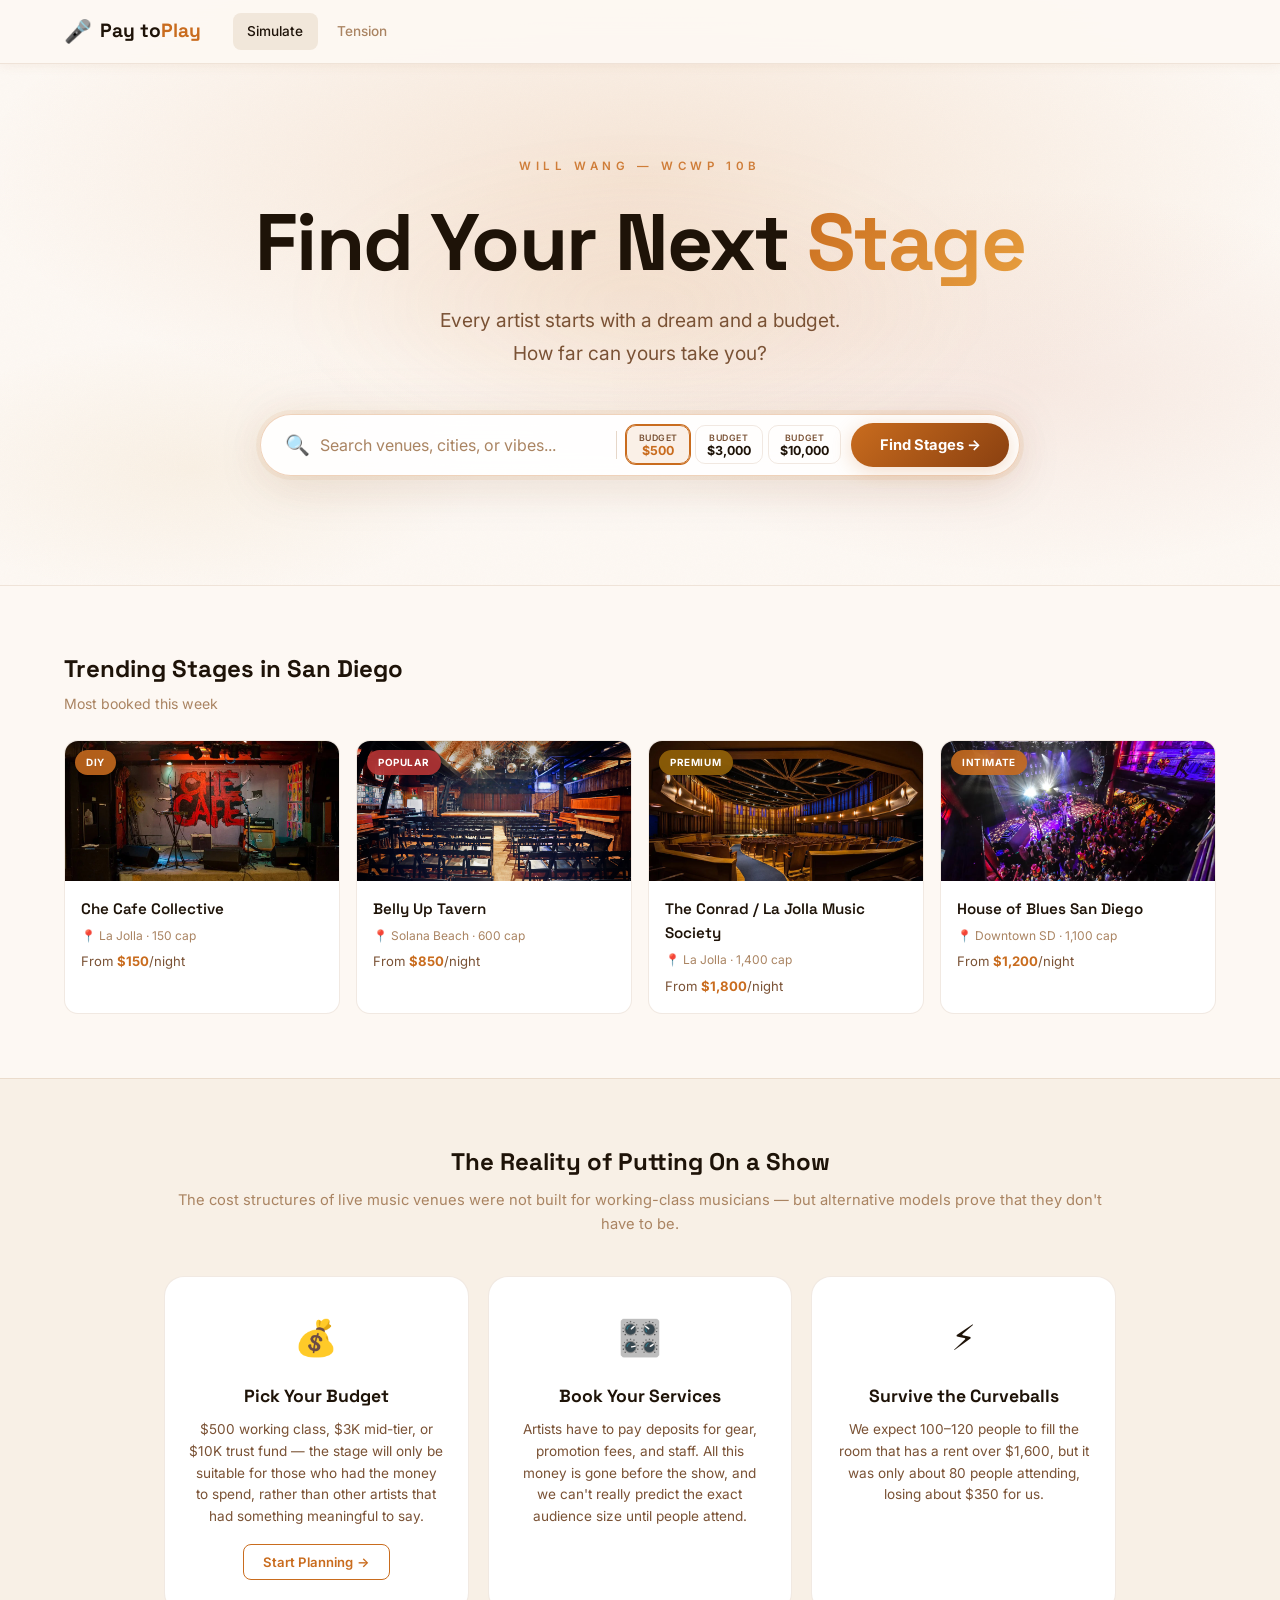
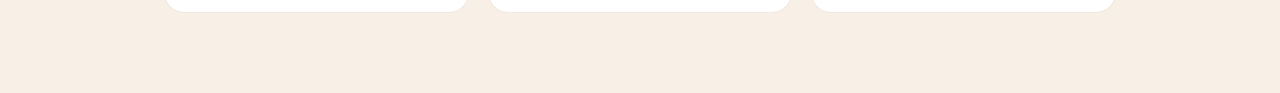
<file: index.html>
<!DOCTYPE html>
<html lang="en">

<head>
    <meta charset="UTF-8">
    <meta name="viewport" content="width=device-width, initial-scale=1.0">
    <meta name="description"
        content="Pay to Play — An interactive budget experience exploring the economics of live music in San Diego.">
    <title>Pay to Play — Will Wang WCWP10B</title>
    <link rel="preconnect" href="https://fonts.googleapis.com">
    <link rel="preconnect" href="https://fonts.gstatic.com" crossorigin>
    <link
        href="https://fonts.googleapis.com/css2?family=Space+Grotesk:wght@400;500;600;700&family=Inter:wght@300;400;500;600;700;800&display=swap"
        rel="stylesheet">
    <link rel="stylesheet" href="style.css">
</head>

<body>

    <!-- ===== NAVBAR ===== -->
    <nav class="navbar">
        <div class="nav-inner">
            <a href="#" class="nav-logo">
                <span class="logo-icon">🎤</span>
                <span class="logo-text">Pay to<span class="logo-accent">Play</span></span>
            </a>
            <div class="nav-links">
                <a href="#" class="nav-link active" id="nav-find">Simulate</a>
                <a href="#" class="nav-link" id="nav-tension">Tension</a>
            </div>
        </div>
    </nav>

    <!-- ===== SCREEN 1: HERO LANDING ===== -->
    <section id="screen-landing" class="screen active">
        <div class="hero">
            <div class="hero-bg"></div>
            <div class="noise-overlay"></div>
            <div class="hero-content">
                <p class="hero-eyebrow">Will Wang — WCWP 10B</p>
                <h1 class="hero-title">Find Your Next <span class="accent-gradient">Stage</span></h1>
                <p class="hero-subtitle">Every artist starts with a dream and a budget.<br>How far can yours take you?
                </p>

                <!-- Zillow-style search bar -->
                <div class="search-bar">
                    <div class="search-icon">🔍</div>
                    <input type="text" class="search-input" placeholder="Search venues, cities, or vibes..."
                        id="search-input" readonly>
                    <div class="search-divider"></div>
                    <div class="search-filters">
                        <button class="filter-btn active" data-tier="working">
                            <span class="filter-label">Budget</span>
                            <span class="filter-value">$500</span>
                        </button>
                        <button class="filter-btn" data-tier="successful">
                            <span class="filter-label">Budget</span>
                            <span class="filter-value">$3,000</span>
                        </button>
                        <button class="filter-btn" data-tier="trustfund">
                            <span class="filter-label">Budget</span>
                            <span class="filter-value">$10,000</span>
                        </button>
                    </div>
                    <button id="btn-search" class="search-cta">Find Stages →</button>
                </div>

            </div>
        </div>

        <!-- Featured venues carousel (decorative) -->
        <div class="featured-section">
            <div class="featured-inner">
                <h2 class="featured-title">Trending Stages in San Diego</h2>
                <p class="featured-subtitle">Most booked this week</p>
                <div class="venue-carousel">
                    <div class="venue-card-preview">
                        <div class="venue-img">
                            <img src="assets/Che Cafe.jpeg" alt="Che Cafe Collective" />
                            <span class="venue-badge">DIY</span>
                        </div>
                        <div class="venue-card-body">
                            <h3>Che Cafe Collective</h3>
                            <p class="venue-meta">📍 La Jolla · 150 cap</p>
                            <p class="venue-price">From <strong>$150</strong>/night</p>
                        </div>
                    </div>
                    <div class="venue-card-preview">
                        <div class="venue-img">
                            <img src="assets/Belly Up Tavern.jpg" alt="Belly Up Tavern" />
                            <span class="venue-badge hot">Popular</span>
                        </div>
                        <div class="venue-card-body">
                            <h3>Belly Up Tavern</h3>
                            <p class="venue-meta">📍 Solana Beach · 600 cap</p>
                            <p class="venue-price">From <strong>$850</strong>/night</p>
                        </div>
                    </div>
                    <div class="venue-card-preview">
                        <div class="venue-img">
                            <img src="assets/The Conrad.jpeg" alt="The Conrad / La Jolla Music Society" />
                            <span class="venue-badge premium">Premium</span>
                        </div>
                        <div class="venue-card-body">
                            <h3>The Conrad / La Jolla Music Society</h3>
                            <p class="venue-meta">📍 La Jolla · 1,400 cap</p>
                            <p class="venue-price">From <strong>$1,800</strong>/night</p>
                        </div>
                    </div>
                    <div class="venue-card-preview">
                        <div class="venue-img">
                            <img src="assets/House of Blues.jpg" alt="House of Blues San Diego" />
                            <span class="venue-badge">Intimate</span>
                        </div>
                        <div class="venue-card-body">
                            <h3>House of Blues San Diego</h3>
                            <p class="venue-meta">📍 Downtown SD · 1,100 cap</p>
                            <p class="venue-price">From <strong>$1,200</strong>/night</p>
                        </div>
                    </div>
                </div>
            </div>
        </div>

        <!-- How it works section (like Zillow's Buy/Rent/Sell cards) -->
        <div class="how-section">
            <div class="how-inner">
                <h2 class="how-title">The Reality of Putting On a Show</h2>
                <p class="how-subtitle">The cost structures of live music venues were not built for working-class
                    musicians — but alternative models prove that they don't have to be.</p>
                <div class="how-grid">
                    <div class="how-card">
                        <div class="how-emoji">💰</div>
                        <h3>Pick Your Budget</h3>
                        <p>$500 working class, $3K mid-tier, or $10K trust fund — the stage will only be suitable for
                            those who had the money to spend, rather than other artists that had something meaningful to
                            say.</p>
                        <button class="btn btn-outline" id="btn-start">Start Planning →</button>
                    </div>
                    <div class="how-card">
                        <div class="how-emoji">🎛️</div>
                        <h3>Book Your Services</h3>
                        <p>Artists have to pay deposits for gear, promotion fees, and staff. All this money is gone
                            before the show, and we can't really predict the exact audience size until people attend.
                        </p>
                    </div>
                    <div class="how-card">
                        <div class="how-emoji">⚡</div>
                        <h3>Survive the Curveballs</h3>
                        <p>We expect 100–120 people to fill the room that has a rent over $1,600, but it was only about
                            80 people attending, losing about $350 for us.</p>
                    </div>
                </div>
            </div>
        </div>
    </section>

    <!-- ===== SCREEN 2: BOOKING PAGE (Budget Allocation) ===== -->
    <section id="screen-booking" class="screen">
        <div class="noise-overlay"></div>
        <div class="booking-layout">

            <!-- Left: Sticky budget sidebar -->
            <aside class="booking-sidebar">
                <div class="sidebar-card">
                    <div class="sidebar-header">
                        <h3 class="sidebar-title">Your Booking</h3>
                        <button id="btn-change-search" class="sidebar-change">← New Search</button>
                    </div>

                    <!-- Tier tabs -->
                    <div class="tier-tabs" id="tier-tabs">
                        <button class="tier-tab selected" data-tier="working">
                            <span class="tab-emoji">🎸</span>
                            <span class="tab-label">Working Class</span>
                            <span class="tab-budget">$500</span>
                        </button>
                        <button class="tier-tab" data-tier="successful">
                            <span class="tab-emoji">🎤</span>
                            <span class="tab-label">Successful</span>
                            <span class="tab-budget">$3,000</span>
                        </button>
                        <button class="tier-tab" data-tier="trustfund">
                            <span class="tab-emoji">💎</span>
                            <span class="tab-label">Trust Fund</span>
                            <span class="tab-budget">$10,000</span>
                        </button>
                    </div>

                    <div class="sidebar-budget">
                        <div class="sidebar-budget-row">
                            <span>Budget</span>
                            <span id="sidebar-total-budget" class="sidebar-val">$500</span>
                        </div>
                        <div class="sidebar-budget-row">
                            <span>Spent</span>
                            <span id="sidebar-spent" class="sidebar-val spent">$0</span>
                        </div>
                        <div class="sidebar-divider"></div>
                        <div class="sidebar-budget-row remaining-row">
                            <span>Remaining</span>
                            <span id="sidebar-remaining" class="sidebar-val remaining">$500</span>
                        </div>
                    </div>

                    <div class="sidebar-meter">
                        <div class="sidebar-meter-bar">
                            <div id="sidebar-bar" class="sidebar-bar-fill" style="width: 0%"></div>
                        </div>
                        <div class="sidebar-meter-labels">
                            <span>Budget used</span>
                            <span id="sidebar-pct">0%</span>
                        </div>
                    </div>

                    <!-- Selection summary (filled by JS) -->
                    <div id="sidebar-selections" class="sidebar-selections"></div>

                    <button id="btn-see-results" class="btn btn-cta-full" disabled>
                        Complete Booking →
                    </button>
                </div>
            </aside>

            <!-- Right: Service categories grid -->
            <main class="booking-main">
                <div class="booking-main-header">
                    <h2 class="booking-title">Configure Your Show</h2>
                    <p class="booking-subtitle">Select a package for each service. Your budget and time are on the line.
                    </p>
                </div>
                <div id="categories-container" class="categories-grid"></div>
            </main>

        </div>
    </section>

    <!-- ===== SCREEN: TENSION ===== -->
    <section id="screen-tension" class="screen">
        <div class="info-page">
            <div class="info-page-hero tension-hero">
                <div class="hero-bg"></div>
                <div class="noise-overlay"></div>
                <div class="info-page-hero-content">
                    <span class="info-page-eyebrow">⚡ Tension</span>
                    <h1 class="info-page-title">The Cost of <span class="accent-gradient">Playing Live</span></h1>
                    <p class="info-page-subtitle">After losing money four consecutive times trying to host my own shows,
                        I started asking a question I could not understand: why is it so hard for musicians to get on a
                        stage without getting broke first?</p>
                    <button class="btn btn-ghost" id="btn-back-tension">← Back to Pay to Play</button>
                </div>
            </div>
            <div class="info-page-body">
                <div class="info-section">
                    <h2 class="info-section-title">The Problem</h2>
                    <div class="info-cards">
                        <div class="info-card">
                            <div class="info-card-icon">💸</div>
                            <h3>Money Gone Before the Show</h3>
                            <p>Artists have to pay deposits for gear, promotion fees, and staff. All this money is gone
                                before the show, and we can't really predict the exact audience size until people attend
                                the show.</p>
                        </div>
                        <div class="info-card">
                            <div class="info-card-icon">📉</div>
                            <h3>80 People, $350 Lost</h3>
                            <p>We expect 100–120 people to fill the room that has a rent over $1,600, but it was only
                                about 80 people attending, losing about $350 for us.</p>
                        </div>
                        <div class="info-card">
                            <div class="info-card-icon">🚫</div>
                            <h3>Genuinely Prohibitive</h3>
                            <p>For a local or emerging artist without a large fan base, these conditions are not just
                                inconvenient; they are genuinely prohibitive.</p>
                        </div>
                    </div>
                </div>
                <div class="info-section">
                    <h2 class="info-section-title">The Research</h2>
                    <div class="info-cards">
                        <div class="info-card">
                            <div class="info-card-icon">🍺</div>
                            <h3>Belly Up Tavern</h3>
                            <p>What stayed with me long after our conversation was the fundamental shift in who absorbs
                                the financial risk of an event that didn't sell well. The venue's overhead did not
                                change
                                because Spotify, Apple Music, or Deezer exist.</p>
                        </div>
                        <div class="info-card">
                            <div class="info-card-icon">✊</div>
                            <h3>Che Cafe, UCSD</h3>
                            <p>Maddie described the Che not just as a music venue but as a proof of the concept of
                                community-driven space, not a profit-driven business.</p>
                        </div>
                        <div class="info-card">
                            <div class="info-card-icon">🎭</div>
                            <h3>The Conrad</h3>
                            <p>The Conrad had actually doubled both audience and revenue, because the people finding
                                their artists online were genuine fans who had discovered a specific performer, followed
                                their work, and traveled specifically to see them live.</p>
                        </div>
                    </div>
                </div>
            </div>
        </div>
    </section>

    <script src="game.js"></script>

</body>

</html>
</file>
<file: style.css>
/* ================================================
   Pay to Play — V3  •  Venue-Booking Platform
   Light warm linen & amber aesthetic
   ================================================ */

/* ---------- Reset & Root ---------- */
*,
*::before,
*::after {
    box-sizing: border-box;
    margin: 0;
    padding: 0;
}

:root {
    --bg: #fdf8f3;
    --bg-elevated: #f8f0e6;
    --surface: #ffffff;
    --surface-alt: #fef5eb;
    --surface-hover: #fdeedd;
    --border: rgba(150, 90, 35, .13);
    --border-hover: rgba(150, 90, 35, .24);

    --text: #1e1308;
    --text-mid: #7a5235;
    --text-dim: #aa8462;

    --accent: #c96c1e;
    --accent-hover: #b05a10;
    --accent-soft: rgba(201, 108, 30, .10);
    --accent-glow: rgba(201, 108, 30, .24);

    --blue: #b85030;
    --blue-soft: rgba(184, 80, 48, .10);

    --green: #3a9660;
    --green-soft: rgba(58, 150, 96, .10);
    --red: #c03838;
    --red-soft: rgba(192, 56, 56, .10);
    --yellow: #c8880a;
    --gold: #a86c18;

    --radius: 14px;
    --radius-sm: 10px;
    --radius-lg: 20px;
    --font-heading: 'Space Grotesk', system-ui, sans-serif;
    --font-body: 'Inter', system-ui, sans-serif;
    --transition: .25s ease;
    --glass: rgba(253, 248, 243, .92);
    --nav-height: 64px;
}

html {
    scroll-behavior: smooth;
}

body {
    font-family: var(--font-body);
    background: var(--bg);
    color: var(--text);
    min-height: 100vh;
    overflow-x: hidden;
    -webkit-font-smoothing: antialiased;
    line-height: 1.6;
}

.noise-overlay {
    position: absolute;
    inset: 0;
    pointer-events: none;
    z-index: 0;
    opacity: .025;
    mix-blend-mode: multiply;
    background-image: url("data:image/svg+xml,%3Csvg viewBox='0 0 256 256' xmlns='http://www.w3.org/2000/svg'%3E%3Cfilter id='n'%3E%3CfeTurbulence type='fractalNoise' baseFrequency='.85' numOctaves='4' stitchTiles='stitch'/%3E%3C/filter%3E%3Crect width='100%25' height='100%25' filter='url(%23n)'/%3E%3C/svg%3E");
    background-repeat: repeat;
    background-size: 200px;
}

/* ---------- NAVBAR ---------- */
.navbar {
    position: fixed;
    top: 0;
    left: 0;
    right: 0;
    z-index: 100;
    height: var(--nav-height);
    background: rgba(253, 248, 243, .94);
    backdrop-filter: blur(20px);
    -webkit-backdrop-filter: blur(20px);
    border-bottom: 1px solid var(--border);
    box-shadow: 0 1px 12px rgba(150, 90, 35, .08);
}

.nav-inner {
    max-width: 1200px;
    margin: 0 auto;
    height: 100%;
    display: flex;
    align-items: center;
    padding: 0 1.5rem;
    gap: 2rem;
}

.nav-logo {
    display: flex;
    align-items: center;
    gap: .5rem;
    text-decoration: none;
    color: var(--text);
    font-family: var(--font-heading);
    font-weight: 700;
    font-size: 1.2rem;
    flex-shrink: 0;
}

.logo-icon {
    font-size: 1.4rem;
}

.logo-accent {
    color: var(--accent);
}

.nav-links {
    display: flex;
    gap: .3rem;
    flex: 1;
}

.nav-link {
    color: var(--text-dim);
    text-decoration: none;
    font-size: .85rem;
    font-weight: 500;
    padding: .5rem .9rem;
    border-radius: 8px;
    transition: var(--transition);
}

.nav-link:hover {
    color: var(--text);
    background: rgba(150, 90, 35, .07);
}

.nav-link.active {
    color: var(--text);
    background: rgba(150, 90, 35, .11);
}

/* ---------- NAV DROPDOWN ---------- */
.nav-dropdown {
    position: relative;
}

.nav-link-dropdown {
    display: flex;
    align-items: center;
    gap: .25rem;
    cursor: pointer;
}

.dropdown-panel {
    display: none;
    position: absolute;
    top: calc(100% + 1rem);
    left: 50%;
    transform: translateX(-50%);
    width: 520px;
    max-width: calc(100vw - 2rem);
    background: rgba(255, 252, 248, 0.98);
    backdrop-filter: blur(24px);
    -webkit-backdrop-filter: blur(24px);
    border: 1px solid var(--border-hover);
    border-radius: var(--radius-lg);
    box-shadow: 0 20px 60px rgba(100, 55, 15, .14), 0 0 0 1px rgba(150, 90, 35, .06);
    padding: 1.4rem;
    gap: 1rem;
    grid-template-columns: 1fr 1fr;
    z-index: 200;
    opacity: 0;
    transform: translateX(-50%) translateY(-8px);
    transition: opacity .2s ease, transform .2s ease;
    pointer-events: none;
}

.nav-dropdown:hover .dropdown-panel {
    display: grid;
    opacity: 1;
    transform: translateX(-50%) translateY(0);
    pointer-events: auto;
    animation: dropdown-in .18s ease forwards;
}

@keyframes dropdown-in {
    from {
        opacity: 0;
        transform: translateX(-50%) translateY(-8px);
    }

    to {
        opacity: 1;
        transform: translateX(-50%) translateY(0);
    }
}

.dropdown-col {
    display: flex;
    flex-direction: column;
    gap: .6rem;
}

.dropdown-label {
    font-size: .65rem;
    font-weight: 700;
    text-transform: uppercase;
    letter-spacing: .1em;
    color: var(--text-dim);
    margin-bottom: .2rem;
}

.dropdown-item {
    display: flex;
    align-items: flex-start;
    gap: .75rem;
    padding: .6rem .7rem;
    border-radius: 10px;
    transition: background .15s ease;
    cursor: pointer;
}

.dropdown-item:hover {
    background: rgba(150, 90, 35, .06);
}

.dropdown-icon {
    font-size: 1.2rem;
    flex-shrink: 0;
    margin-top: .05rem;
}

.dropdown-item strong {
    display: block;
    font-size: .82rem;
    font-weight: 600;
    color: var(--text);
    margin-bottom: .15rem;
}

.dropdown-item p {
    font-size: .72rem;
    color: var(--text-dim);
    line-height: 1.45;
    margin: 0;
}

.btn {
    display: inline-flex;
    align-items: center;
    justify-content: center;
    font-family: var(--font-body);
    font-weight: 600;
    font-size: .85rem;
    border: none;
    border-radius: var(--radius-sm);
    cursor: pointer;
    padding: .6rem 1.4rem;
    transition: var(--transition);
    letter-spacing: .01em;
}

.btn-ghost-nav {
    background: transparent;
    color: var(--text-mid);
}

.btn-ghost-nav:hover {
    color: var(--text);
}

.btn-nav-primary {
    background: var(--accent);
    color: #fff;
    border-radius: 8px;
    padding: .55rem 1.2rem;
}

.btn-nav-primary:hover {
    background: var(--accent-hover);
}

.btn-primary {
    background: linear-gradient(135deg, var(--accent), #8a4010);
    color: #fff;
    box-shadow: 0 4px 20px var(--accent-glow);
}

.btn-primary:hover {
    transform: translateY(-2px);
    box-shadow: 0 8px 30px rgba(201, 108, 30, .38);
}

.btn-ghost {
    background: transparent;
    color: var(--text-mid);
    border: 1px solid var(--border);
    backdrop-filter: blur(8px);
}

.btn-ghost:hover {
    color: var(--text);
    border-color: var(--border-hover);
    background: rgba(150, 90, 35, .05);
}

.btn-ghost.copied {
    color: var(--green);
    border-color: rgba(58, 150, 96, .30);
    background: var(--green-soft);
}

.btn-outline {
    background: transparent;
    color: var(--accent);
    border: 1px solid var(--accent);
    border-radius: 8px;
    padding: .55rem 1.2rem;
    font-size: .82rem;
}

.btn-outline:hover {
    background: var(--accent-soft);
}

.btn-cta-full {
    width: 100%;
    background: linear-gradient(135deg, var(--accent), #8a4010);
    color: #fff;
    font-weight: 700;
    padding: .9rem 1.5rem;
    border-radius: var(--radius-sm);
    border: none;
    cursor: pointer;
    font-family: var(--font-body);
    font-size: .9rem;
    box-shadow: 0 4px 20px var(--accent-glow);
    transition: var(--transition);
}

.btn-cta-full:hover {
    transform: translateY(-2px);
    box-shadow: 0 8px 30px rgba(201, 108, 30, .38);
}

.btn-cta-full:disabled {
    opacity: .3;
    pointer-events: none;
    transform: none;
}

/* ---------- Screens ---------- */
.screen {
    display: none;
    position: relative;
}

.screen.active {
    display: block;
}

.container {
    width: 100%;
    max-width: 900px;
    margin: 0 auto;
    padding: 0 1.5rem;
    position: relative;
    z-index: 1;
}

/* ---------- HERO ---------- */
.hero {
    position: relative;
    min-height: 65vh;
    display: flex;
    align-items: center;
    justify-content: center;
    padding: calc(var(--nav-height) + 2.5rem) 1.5rem 3.5rem;
    overflow: hidden;
}

.hero-bg {
    position: absolute;
    inset: 0;
    background:
        radial-gradient(ellipse 80% 65% at 50% 30%, rgba(201, 108, 30, .14), transparent 65%),
        radial-gradient(ellipse 55% 55% at 80% 65%, rgba(184, 80, 48, .09), transparent 60%),
        radial-gradient(ellipse 45% 45% at 15% 80%, rgba(201, 146, 58, .08), transparent 50%);
    animation: hero-drift 15s ease-in-out infinite alternate;
}

/* Central glow ring behind search */
.hero-bg::after {
    content: '';
    position: absolute;
    left: 50%;
    top: 52%;
    transform: translate(-50%, -50%);
    width: 680px;
    height: 280px;
    background: radial-gradient(ellipse, rgba(201, 108, 30, .11) 0%, transparent 70%);
    border-radius: 50%;
    filter: blur(32px);
    pointer-events: none;
}

@keyframes hero-drift {
    0% {
        transform: scale(1) translate(0, 0);
    }

    100% {
        transform: scale(1.04) translate(8px, -4px);
    }
}

.hero-content {
    position: relative;
    z-index: 1;
    max-width: 820px;
    width: 100%;
    text-align: center;
}

.hero-eyebrow {
    text-transform: uppercase;
    letter-spacing: .4em;
    font-size: .72rem;
    color: var(--accent);
    margin-bottom: 1.4rem;
    font-weight: 600;
    opacity: .85;
}

.hero-title {
    font-family: var(--font-heading);
    font-size: clamp(2.8rem, 8vw, 5rem);
    font-weight: 800;
    line-height: 1.1;
    margin-bottom: 1.1rem;
    color: var(--text);
    letter-spacing: -.02em;
}

.accent-gradient {
    background: linear-gradient(135deg, var(--accent), #e8a040);
    -webkit-background-clip: text;
    -webkit-text-fill-color: transparent;
    background-clip: text;
}

.hero-subtitle {
    font-size: clamp(1rem, 2vw, 1.2rem);
    color: var(--text-mid);
    margin-bottom: 2.8rem;
    line-height: 1.7;
    max-width: 520px;
    margin-left: auto;
    margin-right: auto;
}

/* ---------- SEARCH BAR (Zillow-style) ---------- */
.search-bar {
    display: flex;
    align-items: center;
    background: rgba(255, 255, 255, 0.90);
    border: 1.5px solid rgba(201, 108, 30, .30);
    border-radius: 60px;
    padding: .5rem .6rem .5rem 1.5rem;
    gap: .6rem;
    box-shadow:
        0 0 0 4px rgba(201, 108, 30, .07),
        0 12px 50px rgba(100, 55, 15, .10),
        0 0 60px rgba(201, 108, 30, .07);
    backdrop-filter: blur(20px);
    -webkit-backdrop-filter: blur(20px);
    flex-wrap: wrap;
    max-width: 760px;
    margin: 0 auto;
    transition: box-shadow .3s ease, border-color .3s ease;
}

.search-bar:focus-within {
    border-color: rgba(201, 108, 30, .55);
    box-shadow:
        0 0 0 4px rgba(201, 108, 30, .12),
        0 12px 50px rgba(100, 55, 15, .12),
        0 0 80px rgba(201, 108, 30, .12);
}

.search-icon {
    font-size: 1.25rem;
    flex-shrink: 0;
}

.search-input {
    flex: 1;
    min-width: 140px;
    background: transparent;
    border: none;
    outline: none;
    color: var(--text);
    font-family: var(--font-body);
    font-size: 1rem;
    padding: .7rem 0;
}

.search-input::placeholder {
    color: var(--text-dim);
}

.search-divider {
    width: 1px;
    height: 28px;
    background: var(--border-hover);
    flex-shrink: 0;
}

.search-filters {
    display: flex;
    gap: .3rem;
    flex-shrink: 0;
}

.filter-btn {
    display: flex;
    flex-direction: column;
    align-items: center;
    background: transparent;
    border: 1px solid var(--border);
    border-radius: 10px;
    padding: .35rem .7rem;
    cursor: pointer;
    transition: var(--transition);
    color: var(--text-mid);
    font-family: var(--font-body);
    min-width: 60px;
}

.filter-btn .filter-label {
    font-size: .55rem;
    text-transform: uppercase;
    letter-spacing: .06em;
    font-weight: 600;
}

.filter-btn .filter-value {
    font-size: .78rem;
    font-weight: 700;
    color: var(--text);
}

.filter-btn:hover {
    border-color: var(--accent);
    background: var(--accent-soft);
}

.filter-btn.active {
    border-color: var(--accent);
    background: var(--accent-soft);
    box-shadow: 0 0 0 1px var(--accent);
}

.filter-btn.active .filter-value {
    color: var(--accent);
}

.search-cta {
    background: linear-gradient(135deg, var(--accent), #8a4010);
    color: #fff;
    border: none;
    border-radius: 50px;
    padding: .8rem 1.8rem;
    font-family: var(--font-body);
    font-weight: 700;
    font-size: .92rem;
    cursor: pointer;
    transition: var(--transition);
    white-space: nowrap;
    flex-shrink: 0;
    box-shadow: 0 4px 20px var(--accent-glow);
    animation: cta-pulse 3s ease-in-out infinite;
}

@keyframes cta-pulse {

    0%,
    100% {
        box-shadow: 0 4px 20px rgba(201, 108, 30, .38);
    }

    50% {
        box-shadow: 0 4px 35px rgba(201, 108, 30, .60);
    }
}

.search-cta:hover {
    transform: scale(1.04) translateY(-1px);
    animation-play-state: paused;
    box-shadow: 0 8px 35px rgba(201, 108, 30, .55);
}

/* Venue type pills */
.venue-pills {
    display: flex;
    gap: .5rem;
    justify-content: center;
    margin-top: 1.5rem;
    flex-wrap: wrap;
}

.pill {
    font-size: .78rem;
    font-weight: 500;
    color: var(--text-dim);
    padding: .45rem 1rem;
    border: 1px solid var(--border);
    border-radius: 50px;
    cursor: pointer;
    transition: var(--transition);
}

.pill:hover {
    border-color: var(--border-hover);
    color: var(--text);
    background: rgba(150, 90, 35, .06);
}

.pill.active {
    border-color: var(--accent);
    color: var(--accent);
    background: var(--accent-soft);
}

/* ---------- FEATURED VENUES ---------- */
.featured-section {
    padding: 4rem 0;
    border-top: 1px solid var(--border);
}

.featured-inner {
    max-width: 1200px;
    margin: 0 auto;
    padding: 0 1.5rem;
}

.featured-title {
    font-family: var(--font-heading);
    font-size: 1.5rem;
    font-weight: 700;
    margin-bottom: .3rem;
}

.featured-subtitle {
    color: var(--text-dim);
    font-size: .88rem;
    margin-bottom: 1.5rem;
}

.venue-carousel {
    display: grid;
    grid-template-columns: repeat(4, 1fr);
    gap: 1rem;
}

.venue-card-preview {
    background: var(--surface);
    border: 1px solid var(--border);
    border-radius: var(--radius);
    overflow: hidden;
    transition: var(--transition);
    cursor: pointer;
}

.venue-card-preview:hover {
    transform: translateY(-4px);
    border-color: var(--border-hover);
    box-shadow: 0 12px 30px rgba(100, 55, 15, .12);
}

.venue-img {
    height: 140px;
    display: flex;
    align-items: center;
    justify-content: center;
    position: relative;
    overflow: hidden;
}

.venue-img img {
    width: 100%;
    height: 100%;
    object-fit: cover;
    object-position: center;
    display: block;
}

.venue-badge {
    position: absolute;
    top: .6rem;
    left: .6rem;
    background: rgba(201, 108, 30, .88);
    color: #fff;
    font-size: .62rem;
    font-weight: 700;
    padding: .28rem .72rem;
    border-radius: 50px;
    text-transform: uppercase;
    letter-spacing: .06em;
    border: none;
    backdrop-filter: blur(6px);
    -webkit-backdrop-filter: blur(6px);
    box-shadow: 0 1px 6px rgba(0, 0, 0, .18);
}

.venue-badge.hot {
    background: rgba(186, 54, 54, .88);
    color: #fff;
}

.venue-badge.premium {
    background: rgba(148, 100, 8, .88);
    color: #fff;
}

.venue-card-body {
    padding: 1rem;
}

.venue-card-body h3 {
    font-family: var(--font-heading);
    font-size: .95rem;
    font-weight: 600;
    margin-bottom: .3rem;
}

.venue-meta {
    font-size: .75rem;
    color: var(--text-dim);
    margin-bottom: .4rem;
}

.venue-price {
    font-size: .82rem;
    color: var(--text-mid);
}

.venue-price strong {
    color: var(--accent);
    font-weight: 700;
}

/* ---------- HOW IT WORKS ---------- */
.how-section {
    padding: 4rem 0 5rem;
    background: var(--bg-elevated);
    border-top: 1px solid var(--border);
}

.how-inner {
    max-width: 1000px;
    margin: 0 auto;
    padding: 0 1.5rem;
    text-align: center;
}

.how-title {
    font-family: var(--font-heading);
    font-size: 1.5rem;
    font-weight: 700;
    margin-bottom: .5rem;
}

.how-subtitle {
    color: var(--text-dim);
    font-size: .92rem;
    margin-bottom: 2.5rem;
    line-height: 1.6;
}

.how-grid {
    display: grid;
    grid-template-columns: repeat(3, 1fr);
    gap: 1.2rem;
}

.how-card {
    background: var(--surface);
    border: 1px solid var(--border);
    border-radius: var(--radius-lg);
    padding: 2rem 1.5rem;
    text-align: center;
    transition: var(--transition);
}

.how-card:hover {
    border-color: var(--border-hover);
    transform: translateY(-2px);
}

.how-emoji {
    font-size: 2.2rem;
    margin-bottom: 1rem;
    display: block;
}

.how-card h3 {
    font-family: var(--font-heading);
    font-size: 1.1rem;
    font-weight: 700;
    margin-bottom: .6rem;
}

.how-card p {
    font-size: .85rem;
    color: var(--text-mid);
    line-height: 1.6;
    margin-bottom: 1rem;
}

/* ---------- BOOKING PAGE (Two-column) ---------- */
.booking-layout {
    display: grid;
    grid-template-columns: 320px 1fr;
    gap: 2rem;
    max-width: 1200px;
    margin: 0 auto;
    padding: calc(var(--nav-height) + 1.5rem) 1.5rem 4rem;
    min-height: 100vh;
    align-items: start;
}

/* Sidebar */
.booking-sidebar {
    position: sticky;
    top: calc(var(--nav-height) + 1rem);
}

.sidebar-card {
    background: var(--surface);
    border: 1px solid var(--border);
    border-radius: var(--radius);
    padding: 1.4rem;
}

.sidebar-header {
    display: flex;
    justify-content: space-between;
    align-items: center;
    margin-bottom: 1.2rem;
}

.sidebar-title {
    font-family: var(--font-heading);
    font-size: 1.1rem;
    font-weight: 700;
}

.sidebar-change {
    background: none;
    border: none;
    color: var(--text-dim);
    font-size: .75rem;
    cursor: pointer;
    font-family: var(--font-body);
    transition: var(--transition);
}

.sidebar-change:hover {
    color: var(--accent);
}

/* Tier tabs */
.tier-tabs {
    display: flex;
    flex-direction: column;
    gap: .4rem;
    margin-bottom: 1.2rem;
}

.tier-tab {
    display: flex;
    align-items: center;
    gap: .6rem;
    background: var(--bg);
    border: 1px solid var(--border);
    border-radius: var(--radius-sm);
    padding: .6rem .8rem;
    cursor: pointer;
    transition: var(--transition);
    font-family: var(--font-body);
    color: var(--text-mid);
    text-align: left;
    width: 100%;
}

.tier-tab:hover {
    border-color: var(--border-hover);
    background: var(--surface-alt);
}

.tier-tab.selected {
    border-color: var(--accent);
    background: var(--accent-soft);
    color: var(--text);
    box-shadow: 0 0 0 1px var(--accent), 0 0 12px var(--accent-glow);
}

.tab-emoji {
    font-size: 1.1rem;
    flex-shrink: 0;
}

.tab-label {
    flex: 1;
    font-size: .82rem;
    font-weight: 600;
}

.tab-budget {
    font-size: .82rem;
    font-weight: 700;
    color: var(--accent);
}

.tier-tab:not(.selected) .tab-budget {
    color: var(--text-dim);
}

/* Sidebar budget section */
.sidebar-budget {
    margin-bottom: 1rem;
}

.sidebar-budget-row {
    display: flex;
    justify-content: space-between;
    font-size: .85rem;
    padding: .35rem 0;
    color: var(--text-mid);
}

.sidebar-val {
    font-weight: 700;
    color: var(--text);
}

.sidebar-val.spent {
    color: var(--accent);
}

.sidebar-val.remaining {
    font-size: 1.05rem;
}

.sidebar-val.remaining.green {
    color: var(--green);
}

.sidebar-val.remaining.red {
    color: var(--red);
}

.sidebar-divider {
    height: 1px;
    background: var(--border);
    margin: .4rem 0;
}

.remaining-row {
    font-weight: 600;
}

/* Budget meter */
.sidebar-meter {
    margin-bottom: 1.2rem;
}

.sidebar-meter-bar {
    height: 8px;
    border-radius: 50px;
    background: var(--bg);
    overflow: hidden;
    border: 1px solid var(--border);
    margin-bottom: .3rem;
}

.sidebar-bar-fill {
    height: 100%;
    border-radius: 50px;
    background: linear-gradient(90deg, var(--blue), var(--accent));
    transition: width .5s ease, background .5s ease;
}

.sidebar-bar-fill.warning {
    animation: bar-pulse 1.2s ease-in-out infinite;
}

.sidebar-bar-fill.over {
    background: linear-gradient(90deg, var(--red), #c0392b) !important;
    animation: none;
}

@keyframes bar-pulse {

    0%,
    100% {
        opacity: 1;
    }

    50% {
        opacity: .6;
    }
}

.sidebar-meter-labels {
    display: flex;
    justify-content: space-between;
    font-size: .68rem;
    color: var(--text-dim);
    font-weight: 500;
}

/* Sidebar selections summary */
.sidebar-selections {
    margin-bottom: 1.2rem;
    display: flex;
    flex-direction: column;
    gap: .3rem;
}

.sidebar-sel-item {
    display: flex;
    justify-content: space-between;
    font-size: .75rem;
    color: var(--text-dim);
    padding: .25rem .5rem;
    background: var(--bg);
    border-radius: 6px;
}

.sidebar-sel-item .sel-cost {
    color: var(--text-mid);
    font-weight: 600;
}

/* Shake animation for sidebar */
.sidebar-card.shake {
    animation: shake .5s ease;
    border-color: var(--red) !important;
    box-shadow: 0 4px 20px rgba(192, 56, 56, .18);
}

@keyframes shake {

    0%,
    100% {
        transform: translateX(0);
    }

    15% {
        transform: translateX(-5px);
    }

    30% {
        transform: translateX(5px);
    }

    45% {
        transform: translateX(-3px);
    }

    60% {
        transform: translateX(3px);
    }

    75% {
        transform: translateX(-2px);
    }

    90% {
        transform: translateX(2px);
    }
}

/* ---------- BOOKING MAIN (Right panel) ---------- */
.booking-main {
    min-width: 0;
}

.booking-main-header {
    margin-bottom: 1.5rem;
}

.booking-title {
    font-family: var(--font-heading);
    font-size: 1.6rem;
    font-weight: 700;
    margin-bottom: .3rem;
}

.booking-subtitle {
    color: var(--text-dim);
    font-size: .9rem;
}

/* Categories grid */
.categories-grid {
    display: flex;
    flex-direction: column;
    gap: 1.2rem;
}

.category-card {
    background: var(--surface);
    border: 1px solid var(--border);
    border-radius: var(--radius);
    padding: 1.4rem;
    transition: var(--transition);
}

.category-card.completed {
    border-color: rgba(58, 150, 96, .25);
    background: rgba(58, 150, 96, .04);
}

.category-header {
    display: flex;
    align-items: center;
    gap: .6rem;
    margin-bottom: 1rem;
}

.category-emoji {
    font-size: 1.3rem;
}

.category-name {
    font-family: var(--font-heading);
    font-size: 1rem;
    font-weight: 600;
}

.category-hours-badge {
    margin-left: auto;
    font-size: .65rem;
    color: var(--text-dim);
    font-weight: 500;
    background: var(--bg);
    padding: .2rem .6rem;
    border-radius: 50px;
    border: 1px solid var(--border);
}

/* Option cards */
.option-grid {
    display: grid;
    grid-template-columns: repeat(3, 1fr);
    gap: .7rem;
}

.option-btn {
    position: relative;
    background: var(--bg);
    border: 1px solid var(--border);
    border-radius: var(--radius-sm);
    padding: .9rem;
    cursor: pointer;
    text-align: left;
    transition: var(--transition);
    font-family: var(--font-body);
    color: var(--text);
}

.option-btn:hover {
    border-color: rgba(201, 108, 30, .35);
    background: var(--surface-alt);
}

.option-btn.selected {
    border-color: var(--accent);
    background: var(--accent-soft);
    box-shadow: 0 0 0 1px var(--accent), 0 0 12px var(--accent-glow);
}

.option-btn.just-selected {
    animation: option-flash .35s ease;
}

@keyframes option-flash {
    0% {
        transform: scale(1);
    }

    50% {
        transform: scale(1.02);
    }

    100% {
        transform: scale(1);
    }
}

.option-tier-label {
    font-size: .6rem;
    text-transform: uppercase;
    letter-spacing: .1em;
    color: var(--text-dim);
    margin-bottom: .3rem;
    font-weight: 600;
}

.option-cost {
    font-size: 1.15rem;
    font-weight: 700;
    margin-bottom: .2rem;
}

.option-desc {
    font-size: .73rem;
    color: var(--text-dim);
    line-height: 1.45;
}

.option-hours {
    font-size: .68rem;
    color: var(--blue);
    margin-top: .35rem;
    font-weight: 600;
}

/* Venue name label inside option card */
.option-label {
    font-size: .8rem;
    font-weight: 700;
    color: var(--text);
    margin-bottom: .15rem;
    line-height: 1.3;
}

/* Venue option cards — 4-column grid with photo */
.venue-option-grid {
    grid-template-columns: repeat(4, 1fr);
}

.venue-option-btn {
    padding: 0;
    overflow: hidden;
    display: flex;
    flex-direction: column;
    text-align: left;
}

.venue-option-btn .option-tier-label,
.venue-option-btn .option-label,
.venue-option-btn .option-cost,
.venue-option-btn .option-desc,
.venue-option-btn .option-hours {
    padding-left: .85rem;
    padding-right: .85rem;
}

.venue-option-btn .option-tier-label {
    padding-top: .8rem;
}

.venue-option-btn .option-hours {
    padding-bottom: .8rem;
}

.option-venue-img {
    position: relative;
    width: 100%;
    height: 100px;
    overflow: hidden;
    flex-shrink: 0;
}

.option-venue-img img {
    width: 100%;
    height: 100%;
    object-fit: cover;
    transition: transform .4s ease;
    display: block;
}

.venue-option-btn:hover .option-venue-img img {
    transform: scale(1.06);
}

.option-venue-cap {
    position: absolute;
    bottom: .4rem;
    right: .4rem;
    background: rgba(0, 0, 0, .65);
    color: #fff;
    font-size: .6rem;
    font-weight: 700;
    padding: .15rem .45rem;
    border-radius: 50px;
    backdrop-filter: blur(4px);
    letter-spacing: .04em;
}

@media (max-width: 900px) {
    .venue-option-grid {
        grid-template-columns: repeat(2, 1fr);
    }
}

@media (max-width: 560px) {
    .venue-option-grid {
        grid-template-columns: 1fr;
    }
}

/* ---------- INFO PAGES (For Artists / Tension) ---------- */
.info-page {
    min-height: 100vh;
}

.info-page-hero {
    position: relative;
    min-height: 52vh;
    display: flex;
    align-items: center;
    justify-content: center;
    padding: calc(var(--nav-height) + 3rem) 1.5rem 3rem;
    overflow: hidden;
    text-align: center;
}

.tension-hero .hero-bg {
    background:
        radial-gradient(ellipse 80% 65% at 50% 30%, rgba(184, 80, 48, .13), transparent 65%),
        radial-gradient(ellipse 50% 50% at 80% 65%, rgba(201, 108, 30, .10), transparent 60%),
        radial-gradient(ellipse 45% 45% at 15% 80%, rgba(58, 150, 96, .07), transparent 50%);
}

.info-page-hero-content {
    position: relative;
    z-index: 1;
    max-width: 700px;
    width: 100%;
}

.info-page-eyebrow {
    display: inline-block;
    background: var(--accent-soft);
    color: var(--accent);
    font-size: .72rem;
    font-weight: 700;
    padding: .35rem 1rem;
    border-radius: 50px;
    letter-spacing: .08em;
    text-transform: uppercase;
    margin-bottom: 1.2rem;
    border: 1px solid rgba(201, 108, 30, .24);
}

.tension-hero .info-page-eyebrow {
    background: rgba(184, 80, 48, .10);
    color: var(--blue);
    border-color: rgba(184, 80, 48, .26);
}

.info-page-title {
    font-family: var(--font-heading);
    font-size: clamp(2.2rem, 6vw, 3.8rem);
    font-weight: 800;
    letter-spacing: -.02em;
    line-height: 1.1;
    margin-bottom: 1rem;
}

.info-page-subtitle {
    font-size: clamp(.95rem, 2vw, 1.1rem);
    color: var(--text-mid);
    line-height: 1.7;
    max-width: 560px;
    margin: 0 auto 2rem;
}

.info-page-body {
    max-width: 1100px;
    margin: 0 auto;
    padding: 3rem 1.5rem 5rem;
    display: flex;
    flex-direction: column;
    gap: 3.5rem;
}

.info-section-title {
    font-family: var(--font-heading);
    font-size: 1.3rem;
    font-weight: 700;
    margin-bottom: 1.2rem;
    padding-bottom: .6rem;
    border-bottom: 1px solid var(--border);
}

.info-cards {
    display: grid;
    grid-template-columns: repeat(3, 1fr);
    gap: 1.2rem;
}

.info-card {
    background: var(--surface);
    border: 1px solid var(--border);
    border-radius: var(--radius-lg);
    padding: 1.6rem;
    transition: var(--transition);
    display: flex;
    flex-direction: column;
    gap: .5rem;
    position: relative;
}

.info-card:hover {
    border-color: var(--border-hover);
    transform: translateY(-3px);
    box-shadow: 0 12px 30px rgba(100, 55, 15, .11);
}

.info-card-icon {
    font-size: 1.8rem;
    margin-bottom: .3rem;
}

.info-card h3 {
    font-family: var(--font-heading);
    font-size: 1rem;
    font-weight: 700;
    color: var(--text);
}

.info-card p {
    font-size: .83rem;
    color: var(--text-mid);
    line-height: 1.6;
    flex: 1;
}

.info-card-tag {
    display: inline-block;
    align-self: flex-start;
    font-size: .62rem;
    font-weight: 700;
    text-transform: uppercase;
    letter-spacing: .07em;
    padding: .2rem .7rem;
    border-radius: 50px;
    background: var(--accent-soft);
    color: var(--accent);
    border: 1px solid rgba(201, 108, 30, .28);
    margin-top: .4rem;
}

@media (max-width: 700px) {
    .info-cards {
        grid-template-columns: 1fr;
    }
}

/* ---------- BOOKING CONFIRMATION (new intermediate screen) ---------- */

#screen-confirmation {
    min-height: 100vh;
    align-items: center;
    justify-content: center;
    padding: calc(var(--nav-height) + 2rem) 1.5rem 3rem;
}

#screen-confirmation.active {
    display: flex;
}

.conf-container {
    width: 100%;
    max-width: 600px;
    margin: 0 auto;
}

.conf-header {
    text-align: center;
    margin-bottom: 2rem;
}

.conf-badge {
    display: inline-block;
    background: var(--blue-soft);
    color: var(--blue);
    font-size: .7rem;
    font-weight: 700;
    padding: .3rem 1rem;
    border-radius: 50px;
    letter-spacing: .06em;
    margin-bottom: .8rem;
    border: 1px solid rgba(184, 80, 48, .25);
}

.conf-title {
    font-family: var(--font-heading);
    font-size: clamp(1.8rem, 4vw, 2.4rem);
    font-weight: 700;
    margin-bottom: .5rem;
}

.conf-subtitle {
    color: var(--text-mid);
    font-size: .92rem;
    line-height: 1.6;
    margin-bottom: 0;
}

.conf-receipt {
    background: var(--surface);
    border: 1px solid var(--border);
    border-radius: var(--radius-lg);
    padding: 1.4rem;
    margin-bottom: 1.5rem;
}

.conf-rows {
    display: flex;
    flex-direction: column;
    gap: .5rem;
    margin-bottom: .6rem;
}

.conf-row {
    display: grid;
    grid-template-columns: 120px 1fr auto;
    gap: .5rem;
    align-items: center;
    font-size: .83rem;
    padding: .45rem .6rem;
    border-radius: 8px;
    background: var(--bg);
    border: 1px solid var(--border);
}

.conf-row-cat {
    font-weight: 600;
    color: var(--text);
    white-space: nowrap;
}

.conf-row-choice {
    color: var(--text-dim);
    font-size: .78rem;
    overflow: hidden;
    text-overflow: ellipsis;
    white-space: nowrap;
}

.conf-row-cost {
    font-weight: 700;
    color: var(--text);
    text-align: right;
    white-space: nowrap;
}

.conf-divider {
    height: 1px;
    background: var(--border);
    margin: .8rem 0;
}

.conf-totals {
    display: flex;
    flex-direction: column;
    gap: .35rem;
}

.conf-total-row {
    display: flex;
    justify-content: space-between;
    font-size: .88rem;
    color: var(--text-mid);
    padding: .25rem .1rem;
}

.conf-total-val {
    font-weight: 700;
    color: var(--text);
}

.conf-total-val.green {
    color: var(--green);
}

.conf-total-val.red {
    color: var(--red);
}

.conf-remaining-row {
    font-size: 1rem;
    font-weight: 700;
    color: var(--text);
    border-top: 1px solid var(--border);
    padding-top: .5rem;
    margin-top: .1rem;
}

.conf-cta-hint {
    text-align: center;
    color: var(--text-dim);
    font-size: .85rem;
    margin-bottom: 1rem;
    font-style: italic;
    line-height: 1.5;
}

/* ---------- EVENTS SCREEN ---------- */

#screen-events {
    min-height: 100vh;
    align-items: center;
    justify-content: center;
    padding: calc(var(--nav-height) + 2rem) 1.5rem 3rem;
}

#screen-events.active {
    display: flex;
}

.events-container {
    text-align: center;
    width: 100%;
}

.events-header {
    margin-bottom: .5rem;
}

.events-badge {
    display: inline-block;
    background: var(--red-soft);
    color: var(--red);
    font-size: .7rem;
    font-weight: 700;
    padding: .3rem 1rem;
    border-radius: 50px;
    letter-spacing: .06em;
    margin-bottom: .8rem;
}

.events-title {
    font-family: var(--font-heading);
    font-size: clamp(1.8rem, 4vw, 2.4rem);
    font-weight: 700;
}

.events-subtitle {
    color: var(--text-dim);
    font-size: .92rem;
    margin-bottom: 2rem;
}

.events-list {
    display: flex;
    flex-direction: column;
    gap: 1rem;
    margin-bottom: 2rem;
    text-align: left;
}

.event-card {
    background: var(--surface);
    border: 1px solid var(--border);
    border-left: 4px solid var(--red);
    border-radius: var(--radius);
    padding: 1.3rem;
    display: flex;
    gap: 1rem;
    align-items: flex-start;
    box-shadow: 0 4px 20px rgba(100, 55, 15, .10);
}

.event-emoji-big {
    font-size: 2rem;
    flex-shrink: 0;
    line-height: 1;
}

.event-body {
    flex: 1;
    min-width: 0;
}

.event-title {
    font-family: var(--font-heading);
    font-size: 1rem;
    font-weight: 600;
    margin-bottom: .35rem;
}

.event-flavor {
    font-size: .85rem;
    color: var(--text-mid);
    line-height: 1.55;
    margin-bottom: .6rem;
    font-style: italic;
}

.event-impacts {
    display: flex;
    gap: .5rem;
    flex-wrap: wrap;
}

.event-impact {
    font-size: .68rem;
    font-weight: 700;
    padding: .2rem .65rem;
    border-radius: 50px;
    text-transform: uppercase;
    letter-spacing: .04em;
}

.event-impact.negative {
    background: var(--red-soft);
    color: var(--red);
}

.event-impact.positive {
    background: var(--green-soft);
    color: var(--green);
}

.events-impact {
    background: var(--surface);
    border: 1px solid var(--border);
    border-radius: var(--radius-sm);
    padding: 1rem 1.3rem;
    margin-bottom: 2rem;
    font-size: .92rem;
    color: var(--text-mid);
    line-height: 1.6;
}

.events-impact strong {
    color: var(--red);
}

/* ---------- RESULTS (Booking Confirmation) ---------- */
#screen-results {
    padding: calc(var(--nav-height) + 2rem) 0 4rem;
}

#screen-results.active {
    display: block;
}

.results-container {
    padding-top: 1rem;
}

.confirmation-header {
    text-align: center;
    margin-bottom: 2.5rem;
}

.confirmation-badge {
    width: 56px;
    height: 56px;
    border-radius: 50%;
    background: var(--green-soft);
    color: var(--green);
    display: inline-flex;
    align-items: center;
    justify-content: center;
    font-size: 1.6rem;
    font-weight: 700;
    margin-bottom: 1rem;
    border: 2px solid rgba(58, 150, 96, .3);
}

.confirmation-badge.over-budget {
    background: var(--red-soft);
    color: var(--red);
    border-color: rgba(192, 56, 56, .30);
}

.confirmation-title {
    font-family: var(--font-heading);
    font-size: clamp(1.6rem, 4vw, 2.2rem);
    font-weight: 700;
    margin-bottom: .6rem;
}

.confirmation-subtitle {
    color: var(--text-mid);
    font-size: .95rem;
    max-width: 520px;
    margin: 0 auto;
    line-height: 1.7;
}

/* Results grid */
.results-grid {
    display: grid;
    grid-template-columns: repeat(4, 1fr);
    gap: .8rem;
    margin-bottom: 2rem;
}

.results-card {
    background: var(--surface);
    border: 1px solid var(--border);
    border-radius: var(--radius);
    padding: 1.1rem;
    text-align: center;
}

.results-card-label {
    font-size: .65rem;
    text-transform: uppercase;
    letter-spacing: .08em;
    color: var(--text-dim);
    margin-bottom: .25rem;
    font-weight: 600;
}

.results-card-value {
    font-size: 1.4rem;
    font-weight: 700;
    font-family: var(--font-heading);
}

.results-card-value.green {
    color: var(--green);
}

.results-card-value.red {
    color: var(--red);
}

.results-card-value.yellow {
    color: var(--yellow);
}

/* ---------- Audience Reaction ---------- */
.results-audience {
    margin-bottom: 2rem;
}

.audience-card {
    background: var(--surface);
    border: 1px solid var(--border);
    border-radius: var(--radius);
    padding: 1.5rem;
}

.audience-card h3 {
    font-family: var(--font-heading);
    font-size: 1rem;
    margin-bottom: .8rem;
    text-align: center;
}

.audience-meter-row {
    display: flex;
    align-items: center;
    gap: 1rem;
    margin-bottom: .8rem;
}

.audience-emoji {
    font-size: 2.2rem;
    flex-shrink: 0;
    animation: audience-bounce 2s ease-in-out infinite;
}

@keyframes audience-bounce {

    0%,
    100% {
        transform: scale(1);
    }

    50% {
        transform: scale(1.12);
    }
}

.audience-meter-wrap {
    flex: 1;
    min-width: 0;
}

.audience-meter-bar {
    height: 12px;
    border-radius: 50px;
    background: var(--bg);
    border: 1px solid var(--border);
    overflow: hidden;
    margin-bottom: .3rem;
}

.audience-meter-fill {
    height: 100%;
    border-radius: 50px;
    background: linear-gradient(90deg, var(--red), var(--gold), var(--green));
    transition: width 1.5s cubic-bezier(.4, 0, .2, 1);
    width: 0%;
}

.audience-meter-labels {
    display: flex;
    justify-content: space-between;
    font-size: .6rem;
    color: var(--text-dim);
    font-weight: 500;
}

.audience-score {
    font-family: var(--font-heading);
    font-size: 1.8rem;
    font-weight: 700;
    flex-shrink: 0;
    line-height: 1;
}

.audience-score small {
    font-size: .75rem;
    color: var(--text-dim);
    font-family: var(--font-body);
}

.audience-label {
    text-align: center;
    font-family: var(--font-heading);
    font-size: 1.2rem;
    background: linear-gradient(135deg, var(--accent), var(--gold));
    -webkit-background-clip: text;
    -webkit-text-fill-color: transparent;
    background-clip: text;
    margin-bottom: .3rem;
}

.audience-desc {
    text-align: center;
    font-size: .85rem;
    color: var(--text-mid);
    line-height: 1.6;
    max-width: 480px;
    margin: 0 auto;
    font-style: italic;
}

/* ---------- Consequences ---------- */
.results-consequences {
    margin-bottom: 2rem;
}

.consequences-card {
    background: var(--red-soft);
    border: 1px solid rgba(192, 56, 56, .14);
    border-left: 4px solid var(--red);
    border-radius: var(--radius);
    padding: 1.4rem;
}

.consequences-card h3 {
    font-family: var(--font-heading);
    font-size: 1rem;
    color: var(--red);
    margin-bottom: .5rem;
}

.consequences-intro {
    font-size: .88rem;
    color: var(--text-mid);
    margin-bottom: .8rem;
    line-height: 1.5;
}

.consequences-intro strong {
    color: var(--red);
}

.consequences-list {
    list-style: none;
    display: flex;
    flex-direction: column;
    gap: .5rem;
    margin-bottom: .8rem;
}

.consequence-item {
    display: flex;
    align-items: center;
    gap: .5rem;
    font-size: .85rem;
    color: var(--text);
    background: rgba(192, 56, 56, .05);
    padding: .5rem .8rem;
    border-radius: 8px;
    border: 1px solid rgba(192, 56, 56, .08);
}

.consequence-emoji {
    font-size: 1.2rem;
    flex-shrink: 0;
}

.consequences-outro {
    font-size: .78rem;
    font-style: italic;
    color: var(--text-dim);
    line-height: 1.5;
}

/* ---------- Breakdown ---------- */
.results-breakdown {
    background: var(--surface);
    border: 1px solid var(--border);
    border-radius: var(--radius);
    padding: 1.2rem;
    margin-bottom: 2rem;
    overflow-x: auto;
}

.results-breakdown h3 {
    font-family: var(--font-heading);
    font-size: .95rem;
    margin-bottom: .7rem;
}

.breakdown-table {
    width: 100%;
    border-collapse: collapse;
    font-size: .82rem;
}

.breakdown-table th {
    text-align: left;
    color: var(--text-dim);
    font-weight: 600;
    padding: .4rem .5rem;
    border-bottom: 1px solid rgba(0, 0, 0, .08);
    text-transform: uppercase;
    font-size: .65rem;
    letter-spacing: .06em;
}

.breakdown-table td {
    padding: .5rem .5rem;
    border-bottom: 1px solid var(--border);
    color: var(--text-mid);
}

.breakdown-table tr:last-child td {
    border-bottom: none;
    font-weight: 700;
    color: var(--text);
}

.breakdown-table tr.event-row td {
    color: var(--red);
    font-style: italic;
}

/* ---------- Time vs Money ---------- */
.results-chart-section {
    background: var(--surface);
    border: 1px solid var(--border);
    border-radius: var(--radius);
    padding: 1.4rem;
    margin-bottom: 2rem;
}

.results-chart-section h3 {
    font-family: var(--font-heading);
    font-size: 1rem;
    margin-bottom: .4rem;
    text-align: center;
}

.chart-intro {
    text-align: center;
    font-size: .85rem;
    color: var(--text-dim);
    margin-bottom: 1.2rem;
    line-height: 1.5;
}

.chart-intro strong {
    color: var(--text);
}

.chart-grid {
    display: flex;
    flex-direction: column;
    gap: 1rem;
}

.chart-row {
    padding: .7rem;
    border-radius: var(--radius-sm);
    background: var(--bg);
    border: 1px solid var(--border);
}

.chart-row.current {
    border-color: var(--accent);
    background: var(--accent-soft);
}

.chart-label {
    font-weight: 600;
    font-size: .85rem;
    margin-bottom: .5rem;
}

.chart-you {
    font-weight: 700;
    color: var(--accent);
    font-size: .72rem;
}

.chart-bars {
    display: flex;
    flex-direction: column;
    gap: .4rem;
}

.chart-bar-row {
    display: flex;
    align-items: center;
    gap: .5rem;
}

.chart-bar-icon {
    font-size: .85rem;
    flex-shrink: 0;
    width: 1.2rem;
    text-align: center;
}

.chart-bar-track {
    flex: 1;
    height: 10px;
    border-radius: 50px;
    background: var(--surface);
    overflow: hidden;
    border: 1px solid var(--border);
}

.chart-bar {
    height: 100%;
    border-radius: 50px;
    transition: width 1.2s cubic-bezier(.4, 0, .2, 1);
}

.hours-bar {
    background: linear-gradient(90deg, var(--gold), var(--accent));
}

.money-bar {
    background: linear-gradient(90deg, var(--green), #236e42);
}

.chart-bar-val {
    font-size: .75rem;
    font-weight: 600;
    color: var(--text-mid);
    white-space: nowrap;
    min-width: 4.5rem;
    text-align: right;
}

/* ---------- Comparison ---------- */
.results-comparison-section {
    background: var(--surface);
    border: 1px solid var(--border);
    border-radius: var(--radius);
    padding: 1.4rem;
    margin-bottom: 2rem;
}

.results-comparison-section h3 {
    font-family: var(--font-heading);
    font-size: 1rem;
    margin-bottom: .4rem;
    text-align: center;
}

.comparison-intro {
    text-align: center;
    font-size: .85rem;
    color: var(--text-dim);
    margin-bottom: 1rem;
    line-height: 1.5;
}

.comparison-intro strong {
    color: var(--text);
}

.comparison-grid {
    display: flex;
    flex-direction: column;
    gap: .7rem;
}

.comparison-row {
    display: flex;
    align-items: center;
    gap: .8rem;
    padding: .7rem .9rem;
    border-radius: var(--radius-sm);
    background: var(--bg);
    border: 1px solid var(--border);
    flex-wrap: wrap;
}

.comparison-row.current {
    border-color: var(--accent);
    background: var(--accent-soft);
}

.comparison-info {
    min-width: 130px;
    flex-shrink: 0;
}

.comparison-tier-name {
    display: block;
    font-weight: 600;
    font-size: .85rem;
}

.comparison-budget {
    font-size: .7rem;
    color: var(--text-dim);
}

.comparison-visual {
    flex: 1;
    display: flex;
    align-items: center;
    gap: .7rem;
    min-width: 150px;
}

.comparison-bar-bg {
    flex: 1;
    height: 8px;
    border-radius: 50px;
    background: var(--surface);
    overflow: hidden;
    border: 1px solid var(--border);
}

.comparison-bar-fill {
    height: 100%;
    border-radius: 50px;
    background: linear-gradient(90deg, var(--blue), var(--accent));
    transition: width 1s ease;
}

.comparison-status {
    font-size: .75rem;
    font-weight: 700;
    white-space: nowrap;
}

.comparison-status.green {
    color: var(--green);
}

.comparison-status.red {
    color: var(--red);
}

.comparison-you {
    font-size: .65rem;
    font-weight: 700;
    color: var(--accent);
    text-transform: uppercase;
    letter-spacing: .06em;
}

/* ---------- Timeline ---------- */
.results-timeline-section {
    background: var(--surface);
    border: 1px solid var(--border);
    border-radius: var(--radius);
    padding: 1.4rem;
    margin-bottom: 2rem;
}

.results-timeline-section h3 {
    font-family: var(--font-heading);
    font-size: 1rem;
    margin-bottom: .4rem;
    text-align: center;
}

.timeline-intro {
    text-align: center;
    font-size: .85rem;
    color: var(--text-dim);
    margin-bottom: 1.2rem;
    line-height: 1.5;
}

.timeline-intro strong {
    color: var(--text);
}

.timeline {
    position: relative;
    padding-left: 2.5rem;
}

.timeline::before {
    content: '';
    position: absolute;
    left: 1.1rem;
    top: 0;
    bottom: 0;
    width: 2px;
    background: linear-gradient(180deg, var(--accent), var(--gold), var(--text-dim));
    border-radius: 2px;
}

.timeline-item {
    position: relative;
    display: flex;
    gap: .8rem;
    padding-bottom: 1.1rem;
    align-items: flex-start;
}

.timeline-item:last-child {
    padding-bottom: 0;
}

.timeline-dot {
    position: absolute;
    left: -1.55rem;
    top: .35rem;
    width: 9px;
    height: 9px;
    border-radius: 50%;
    background: var(--accent);
    border: 2px solid var(--surface);
    box-shadow: 0 0 0 2px var(--accent), 0 0 6px var(--accent-glow);
    z-index: 1;
}

.timeline-marker {
    flex-shrink: 0;
    width: 1.8rem;
    text-align: center;
}

.timeline-icon {
    font-size: 1rem;
}

.timeline-content {
    flex: 1;
    min-width: 0;
}

.timeline-time {
    display: block;
    font-size: .67rem;
    font-weight: 700;
    text-transform: uppercase;
    letter-spacing: .06em;
    color: var(--accent);
    margin-bottom: .1rem;
}

.timeline-text {
    font-size: .82rem;
    color: var(--text-mid);
    line-height: 1.5;
}

/* ---------- Calendar Day View (A Day in Your Life) ---------- */
.cal-legend {
    display: flex;
    flex-wrap: wrap;
    gap: .35rem 1.1rem;
    margin-bottom: 1rem;
}

.cal-legend-item {
    display: flex;
    align-items: center;
    gap: .4rem;
    font-size: .74rem;
    font-weight: 500;
    color: var(--text-mid);
}

.cal-legend-dot {
    width: 11px;
    height: 11px;
    border-radius: 3px;
    flex-shrink: 0;
}

.cal-wrapper {
    display: flex;
    border: 1px solid var(--border);
    border-radius: var(--radius-sm);
    overflow: hidden;
}

.cal-time-col {
    position: relative;
    width: 52px;
    flex-shrink: 0;
    background: var(--bg-elevated);
    border-right: 1px solid var(--border);
}

.cal-hour-row {
    position: absolute;
    left: 0;
    right: 0;
    pointer-events: none;
}

.cal-hour-label {
    display: block;
    font-size: .59rem;
    font-weight: 600;
    color: var(--text-dim);
    text-align: right;
    padding: 3px 7px 0 0;
    white-space: nowrap;
    line-height: 1;
}

.cal-events-col {
    position: relative;
    flex: 1;
    background: var(--surface);
}

.cal-gridline {
    position: absolute;
    left: 0;
    right: 0;
    height: 1px;
    background: var(--border);
    pointer-events: none;
}

.cal-block {
    position: absolute;
    left: 5px;
    right: 5px;
    border-radius: 7px;
    padding: 7px 8px 0;
    overflow: hidden;
    display: flex;
    flex-direction: row;
    align-items: flex-start;
    gap: .35rem;
    white-space: nowrap;
    transition: filter .15s ease, box-shadow .15s ease;
}

.cal-block:hover {
    filter: brightness(.95);
    box-shadow: 0 2px 10px rgba(100, 55, 15, .13);
    z-index: 2;
}

.cal-block-icon {
    font-size: .85rem;
    line-height: 1.25;
    flex-shrink: 0;
}

.cal-block-time {
    font-size: .69rem;
    font-weight: 700;
    letter-spacing: .01em;
    flex-shrink: 0;
    line-height: 1.25;
}

.cal-block-sep {
    font-size: .65rem;
    flex-shrink: 0;
    opacity: .45;
    line-height: 1.25;
}

.cal-block-text {
    font-size: .69rem;
    line-height: 1.25;
    overflow: hidden;
    text-overflow: ellipsis;
    white-space: nowrap;
    min-width: 0;
}

/* Block color variants */
.cal-block--perf {
    background: rgba(201, 108, 30, .14);
    border: 1.5px solid rgba(201, 108, 30, .36);
    color: #7a3e08;
}

.cal-block--work {
    background: rgba(110, 85, 60, .09);
    border: 1.5px solid rgba(110, 85, 60, .22);
    color: var(--text-mid);
}

.cal-block--prep {
    background: rgba(184, 120, 55, .11);
    border: 1.5px solid rgba(184, 120, 55, .30);
    color: #6b4418;
}

.cal-block--rest {
    background: rgba(58, 150, 96, .10);
    border: 1.5px solid rgba(58, 150, 96, .28);
    color: #1e6640;
}

/* Legend dot fill colors matching blocks */
.cal-legend-dot.cal-block--perf { background: rgba(201, 108, 30, .52); border: 1px solid rgba(201, 108, 30, .36); }
.cal-legend-dot.cal-block--work { background: rgba(110, 85, 60, .42); border: 1px solid rgba(110, 85, 60, .22); }
.cal-legend-dot.cal-block--prep { background: rgba(184, 120, 55, .52); border: 1px solid rgba(184, 120, 55, .30); }
.cal-legend-dot.cal-block--rest { background: rgba(58, 150, 96, .46); border: 1px solid rgba(58, 150, 96, .28); }

/* ---------- Narrative ---------- */
.results-narrative {
    background: var(--surface-alt);
    border: 1px solid var(--border);
    border-left: 3px solid var(--accent);
    border-radius: var(--radius-sm);
    padding: 1.3rem 1.4rem;
    margin-bottom: 2rem;
    line-height: 1.7;
    font-size: .9rem;
    color: var(--text-mid);
    font-style: italic;
}

.results-narrative strong {
    color: var(--text);
    font-style: normal;
}

.results-actions {
    display: flex;
    justify-content: center;
    gap: 1rem;
    flex-wrap: wrap;
}

/* ---------- Confetti ---------- */
.confetti-container {
    position: fixed;
    top: 0;
    left: 0;
    width: 100%;
    height: 100%;
    pointer-events: none;
    z-index: 1000;
    overflow: hidden;
}

.confetti-particle {
    position: absolute;
    top: -2rem;
    font-size: 1.3rem;
    animation: confetti-fall linear forwards;
    opacity: 0;
}

@keyframes confetti-fall {
    0% {
        transform: translateY(0) rotate(0deg) scale(0);
        opacity: 0;
    }

    10% {
        opacity: 1;
        transform: translateY(10vh) rotate(45deg) scale(1);
    }

    90% {
        opacity: 1;
    }

    100% {
        transform: translateY(110vh) rotate(720deg) scale(.5);
        opacity: 0;
    }
}

/* ---------- Animations ---------- */
@keyframes fadeInUp {
    from {
        opacity: 0;
        transform: translateY(14px);
    }

    to {
        opacity: 1;
        transform: translateY(0);
    }
}

.fade-in-up {
    animation: fadeInUp .4s ease both;
}

.delay-1 {
    animation-delay: .05s;
}

.delay-2 {
    animation-delay: .1s;
}

.delay-3 {
    animation-delay: .15s;
}

.delay-4 {
    animation-delay: .2s;
}

.delay-5 {
    animation-delay: .25s;
}

/* ---------- Responsive ---------- */
@media(max-width: 768px) {
    .option-grid {
        grid-template-columns: repeat(2, 1fr);
    }

    .results-grid {
        grid-template-columns: repeat(2, 1fr);
    }

    .info-cards {
        grid-template-columns: repeat(2, 1fr);
    }

    .how-grid {
        grid-template-columns: repeat(2, 1fr);
    }
}

@media(max-width: 900px) {
    .booking-layout {
        grid-template-columns: 1fr;
    }

    .booking-sidebar {
        position: relative;
        top: auto;
    }

    .venue-carousel {
        grid-template-columns: repeat(2, 1fr);
    }
}

@media(max-width: 600px) {
    .nav-links {
        display: none;
    }

    .search-bar {
        border-radius: var(--radius);
        padding: .8rem;
    }

    .search-filters {
        flex-wrap: wrap;
    }

    .search-cta {
        width: 100%;
        border-radius: var(--radius-sm);
    }

    .venue-carousel {
        grid-template-columns: 1fr;
    }

    .how-grid {
        grid-template-columns: 1fr;
    }

    .option-grid {
        grid-template-columns: 1fr;
    }

    .results-grid {
        grid-template-columns: repeat(2, 1fr);
    }

    .event-card {
        flex-direction: column;
        gap: .7rem;
        text-align: center;
    }

    .event-impacts {
        justify-content: center;
    }

    .audience-meter-row {
        flex-direction: column;
        text-align: center;
    }

    .comparison-row {
        flex-direction: column;
        gap: .4rem;
        text-align: center;
    }

    .comparison-info,
    .comparison-visual {
        min-width: auto;
    }

    .timeline {
        padding-left: 2rem;
    }

    .timeline::before {
        left: .8rem;
    }

    .timeline-dot {
        left: -1.35rem;
    }
}
</file>
